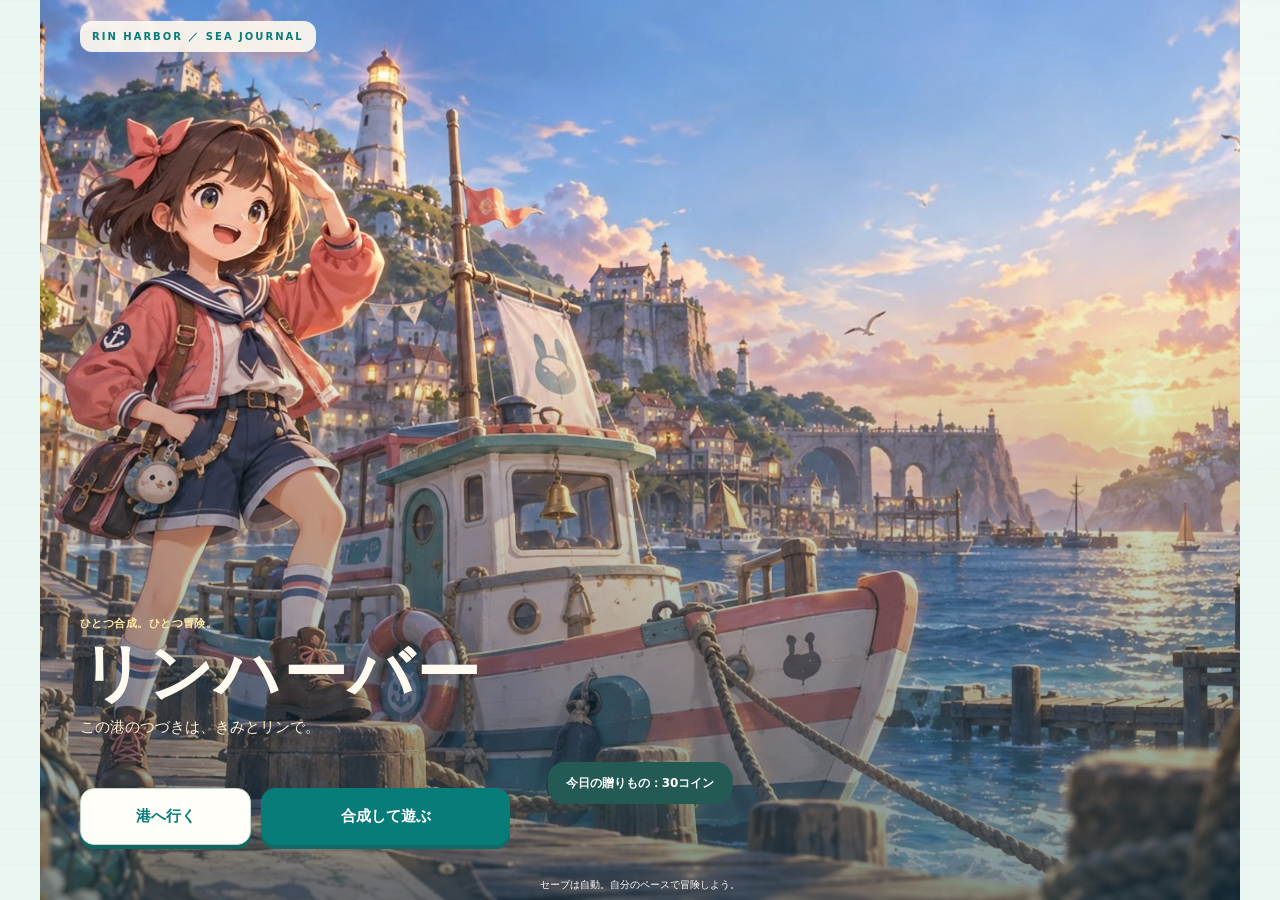
<file: index.html>
<!doctype html>
<html lang="ja">
<head>
<meta charset="utf-8">
<meta name="viewport" content="width=device-width,initial-scale=1,maximum-scale=1,user-scalable=no,viewport-fit=cover">
<meta name="apple-mobile-web-app-capable" content="yes">
<meta name="apple-mobile-web-app-status-bar-style" content="default">
<meta name="format-detection" content="telephone=no">
<meta name="theme-color" content="#eaf6f1">
<title>リンハーバー</title>
<link rel="apple-touch-icon" href="assets/art-v1/icon-180.png">
<link rel="icon" type="image/png" sizes="192x192" href="assets/art-v1/icon-192.png">
<link rel="icon" type="image/png" sizes="512x512" href="assets/art-v1/icon-512.png">
<link rel="manifest" href="manifest.webmanifest">
<link rel="preload" as="image" href="assets/art-hd/hero.webp">
<link rel="stylesheet" href="youth.css?v=board-size1">
<!-- Replaces item-art-levels.js and warehouse.js. Features are integrated before startup. -->
</head>
<body data-view="opening">
<div class="app">
  <section id="screenOpening" class="screen on">
    <div class="openingHero">
      <div id="openingFallback" class="openingFallback"></div>
      <video id="openingVideo" class="openingVideo" muted autoplay loop playsinline preload="metadata" poster="assets/art-hd/hero.webp" aria-hidden="true"><source src="assets/video/title-loop.mp4" type="video/mp4"></video>
      <img id="openingImage" src="assets/art-hd/hero.webp" alt="リンとリン号が待つ夕暮れの港" width="2880" height="1620" fetchpriority="high" decoding="async">
      <div class="openingBadge">RIN HARBOR ／ SEA JOURNAL</div>
      <div class="titleCompass" aria-hidden="true"><svg class="uiIcon" viewBox="0 0 24 24" fill="none" stroke="currentColor"><circle cx="12" cy="12" r="10"/><path d="m16 8-2 6-6 2 2-6Z"/></svg></div><div class="openingCopy">
        <span class="eyebrow">ひとつ合成。ひとつ冒険。</span><b>リンハーバー</b>
        <span class="sub">この港のつづきは、きみとリンで。</span>
      </div>
      <div class="openingButtons">
        <button id="startHome" class="primary">港へ行く</button>
        <button id="startGame" class="good">合成して遊ぶ</button>
      </div>
    </div>
    <div class="card">
      <div class="sub">セーブは自動。自分のペースで冒険しよう。</div>
    </div>
  </section>

  <section id="screenHome" class="screen">
    <header class="card">
      <div class="top homeWelcome">
        <div><span class="eyebrow">おかえり、キャプテン。</span><div class="title">リンの港</div></div>
        <span id="streakBadge" class="streak">🔥 1日</span>
      </div>
      <div class="harborHero">
        <img id="homeShipImage" class="harborHeroImg" alt="リン号">
        <div id="homeShipFallback" class="harborFallback">⛵</div>
        <div class="harborOverlay">
          <div>
            <div class="tiny">次の目標</div><b id="repairTitle">壊れたリン号</b>
            <div id="repairSub" class="tiny">修理を進めよう</div>
            <div class="progress"><i id="repairBar"></i></div>
          </div>
          <button id="repairBtn" class="good">🔧 修理</button>
        </div>
      </div>
      <div id="repairJourney" class="repairJourney" aria-label="修理の進み具合"></div><div id="statsHome" class="stats"></div>
      <div class="harborGuide"><img src="assets/art-v1/icon-180.png" alt="リン" width="48" height="48"><div><small>RIN</small><p id="homeGuide">いっしょに船を直そう！</p></div><button data-go="game" class="primary">合成して遊ぶ</button></div>
    </header>
    <button class="playBanner" data-go="game"><span><small>材料を集めて、船をよみがえらせよう</small><strong>合成して遊ぶ</strong></span><span aria-hidden="true">→</span></button><div class="homeGrid"><button class="menuCard" data-go="warehouse"><span class="menuIcon"><svg viewBox="0 0 24 24" fill="none" stroke="currentColor" stroke-width="1.8" aria-hidden="true"><path d="m3 8 9-5 9 5v12H3ZM3 8h18M8 20v-8h8v8M8 16h8"/></svg></span><b>みなとの倉庫</b><span class="tiny"><span data-warehouse-count>0/12</span> 保管中</span></button>
      <button class="menuCard" data-go="game"><span class="menuIcon"><svg viewBox="0 0 24 24" aria-hidden="true"><rect x="4" y="4" width="6" height="6" rx="1.5"/><rect x="14" y="4" width="6" height="6" rx="1.5"/><rect x="4" y="14" width="6" height="6" rx="1.5"/><path d="M17 14v6M14 17h6"/></svg></span><b>合成ゲーム</b><span class="tiny">ヒント・やり直し対応</span></button>
      <button class="menuCard" data-go="orders"><span class="menuIcon"><svg viewBox="0 0 24 24" aria-hidden="true"><path d="M4 15h16l-2 4H6l-2-4Z"/><path d="M7 15V9h6v6M13 9V5h4v10"/><path d="M2.5 20.5c1.2.7 2.4.7 3.6 0 1.2.7 2.4.7 3.6 0 1.2.7 2.4.7 3.6 0 1.2.7 2.4.7 3.6 0 1.2.7 2.4.7 3.6 0"/></svg></span><b id="homeOrderTitle">注文</b><span id="homeOrderSub" class="tiny">8件あります</span></button>
      <button class="menuCard" data-go="story"><span class="menuIcon"><svg viewBox="0 0 24 24" aria-hidden="true"><path d="M4 5.5A2.5 2.5 0 0 1 6.5 3H12v16H6.5A2.5 2.5 0 0 0 4 21.5v-16Z"/><path d="M20 5.5A2.5 2.5 0 0 0 17.5 3H12v16h5.5A2.5 2.5 0 0 1 20 21.5v-16Z"/></svg></span><b>冒険のきろく</b><span class="tiny">港とリン号を成長</span></button>
      <button class="menuCard" data-go="book"><span class="menuIcon"><svg viewBox="0 0 24 24" aria-hidden="true"><path d="M12 3 4.5 6.5 12 10l7.5-3.5L12 3Z"/><path d="M6 9v5c0 2.2 2.7 4 6 4s6-1.8 6-4V9"/><path d="M20 8v6"/></svg></span><b>お宝コレクション</b><span id="homeBookSub" class="tiny">発見を集めよう</span></button>
    </div>


    <div class="card">
      <div class="top">
        <div><h2>今日のミッション</h2><div id="dailyDate" class="tiny"></div></div>
        <span id="dailyClear" class="pill">3つクリアで⭐3</span>
      </div>
      <div id="dailyList" class="dailyList"></div>
    </div>


  </section>

  <section id="screenGame" class="screen game">
    <div class="gamePage">
      <header class="gameHead">
        <div class="gameHeadRow">
          <div><span class="eyebrow">つくって、届けて、港を育てる</span><div class="gameTitle">合成アトリエ</div></div>
          <div class="gameHeadActions"><button id="autoGame" class="good" aria-label="自動納品の切り替え">自動 ON</button><button id="openWarehouse" aria-label="倉庫を開く"><svg viewBox="0 0 24 24" fill="none" stroke="currentColor" stroke-width="1.8" aria-hidden="true"><path d="m3 8 9-5 9 5v12H3ZM3 8h18M8 20v-8h8v8M8 16h8"/></svg><b>倉庫</b><small data-warehouse-count>0/12</small></button></div>
        </div>
        <div id="miniStats" class="miniStats"></div><div class="xpRail" aria-label="次のレベルまで"><i id="gameXp"></i></div>
      </header>
      <div class="orderStrip"><div class="requestAvatar" aria-hidden="true"><svg class="uiIcon" viewBox="0 0 24 24" fill="none" stroke="currentColor" stroke-width="1.7"><path d="M3 7h18v13H3zM3 7l9 7 9-7M8 4h8"/></svg></div>
        <div>
          <b id="nextOrderTitle">注文チェック中</b>
          <small id="nextOrderSub">同じアイテムを重ねよう</small>
          <div id="nextWants" class="wantMini"></div>
        </div>
        <button id="quickTop" class="primary" disabled>お届け</button>
      </div>
      <div class="boardBox"><div id="board" class="board" role="group" aria-label="合成ボード・6行6列"></div></div>
      <div class="controls">
        <button id="store" class="primary" disabled>預ける</button>
        <button id="hint" class="warn">ヒント</button>
        <button id="undo" disabled>戻す</button>
        <button id="sort">整列</button>
        <button id="sell" class="danger" disabled>売る</button>
        <button id="clear">解除</button>
      </div>
      <div id="msg" class="msg" role="status" aria-live="polite">屋台をタップすると材料がずっと出るよ。</div>
    </div>
  </section>

  <section id="screenOrders" class="screen">
    <header class="card">
      <div class="top">
        <div><span class="eyebrow">材料を届けて、港のみんなを笑顔に</span><div class="title">みんなのお願い</div><div class="sub">そろった注文から納品できます</div></div>
        <button id="quickOrders" class="primary">納品を確認</button>
      </div>
      <div id="statsOrders" class="stats"></div>
    </header>
    <div class="card">
      <h2>注文一覧</h2>
      <div id="orders" class="orders"></div>
    </div>
  </section>

  <section id="screenStory" class="screen">
    <header class="card">
      <div class="top">
        <div><span class="eyebrow">少しずつ広がる、港の物語</span><div class="title">冒険のきろく</div><div class="sub">港の物語とリン号の修理記録</div></div>
        <button data-go="game" class="primary">星を集める</button>
      </div>
      <div id="statsStory" class="stats"></div>
    </header>
    <div class="card">
      <div class="top"><h2>リン号の修理アルバム</h2><button id="openAlbum" class="warn">大きく見る</button></div>
      <div id="albumStrip" class="albumStrip"></div>
    </div>
    <div class="card">
      <h2>港の物語</h2>
      <div id="storyList" class="storyList"></div>
    </div>
  </section>

<section id="screenWarehouse" class="screen">
  <header class="card warehouseHeading">
    <div class="top"><div><span class="eyebrow">あとで使うアイテムを、大切に。</span><div class="title">みなとの倉庫</div></div><button data-go="game" class="primary">ゲームへ</button></div>
    <p class="sub">保管中のアイテムは自動納品に使われません。</p>
    <div class="warehouseStatus"><span>保管数 <strong id="warehouseCount">0 / 12</strong></span><button id="warehouseUndo" disabled>1手戻す</button></div>
    <div class="warehouseMeterTrack"><i id="warehouseMeter"></i></div>
    <p id="warehouseBoardSpace" role="status" class="tiny"></p>
    <details class="warehouseHelp"><summary>使い方・倉庫の大きさ</summary><p>盤面のアイテムを選択 →「預ける」で保管。「取り出す」で1こずつ盤面へ戻します。屋台は預けられません。</p><p>最初は12こ。リン号を1段階修理すると4こ分、プレイヤーレベルが3つ上がるごとに2こ分増えます。取り出した直後の自動納品はしません。</p></details>
  </header>
  <div id="warehouseFilters" class="warehouseFilters" role="group" aria-label="保管アイテムの種類"></div>
  <div id="warehouseList" class="warehouseList"></div>
</section>

  <section id="screenBook" class="screen">
    <header class="card">
      <div class="bookHeader">
        <div><span class="eyebrow">まだ見ぬお宝を、見つけに行こう</span><div class="title">お宝コレクション</div><div id="bookProgressText" class="sub">発見中</div></div>
        <button data-go="game" class="primary">集める</button>
      </div>
      <div id="statsBook" class="stats"></div>
    </header>
    <div class="card">
      <h2>アイテム図鑑</h2><p class="tiny">形とLvを見くらべよう。同じ種類・同じLvの2つが合成できます。</p>
      <div id="bookChains" class="bookChains"></div>
    </div>
    <div class="card">
      <h2>設定・データ</h2><p id="storageStatus" class="tiny">この端末に自動保存しています。</p><p id="offlineStatus" class="tiny">オフラインの準備中…</p><button id="downloadSave">バックアップをファイルに保存</button><p class="tiny">バージョン 2026.09.08 Atelier 4 ・ つくり方ガイド</p>
      <div class="settings">
        <div class="setting"><div><b>自動納品</b><small>完成した注文を自動で届けます</small></div><button id="autoSetting" class="toggle"></button></div>
        <div class="setting"><div><b>物語を自動進行</b><small>星が足りたら次の話を開放します</small></div><button id="autoStorySetting" class="toggle"></button></div>
        <div class="setting"><div><b>効果音</b><small>合成・納品・修理で短い音を鳴らします</small></div><button id="soundSetting" class="toggle"></button></div>
        <div class="setting"><div><b>触覚フィードバック</b><small>対応端末で軽く振動します</small></div><button id="hapticSetting" class="toggle"></button></div>
        <div class="setting"><div><b>セーブをバックアップ</b><small>復元用コードをクリップボードへコピー</small></div><button id="exportSave">📋 コピー</button></div>
        <div class="setting"><div><b>バックアップから復元</b><small>保存したコードを貼り付けて復元</small></div><button id="importSave">📥 復元</button></div>
        <div class="setting"><div><b>最初からやり直す</b><small>この端末のリンハーバーを初期化</small></div><button id="reset" class="danger">初期化</button></div>
      </div>
    </div>
  </section>
</div>

<nav id="nav" class="nav hidden">
  <button data-go="home"><span class="navIcon"><svg viewBox="0 0 24 24" aria-hidden="true"><path d="M3.5 11.2 12 4l8.5 7.2"/><path d="M5.5 10.5V20h13v-9.5"/><path d="M9.5 20v-6h5v6"/></svg></span>ホーム</button>
  <button data-go="game"><span class="navIcon"><svg viewBox="0 0 24 24" aria-hidden="true"><rect x="4" y="4" width="6" height="6" rx="1.5"/><rect x="14" y="4" width="6" height="6" rx="1.5"/><rect x="4" y="14" width="6" height="6" rx="1.5"/><path d="M17 14v6M14 17h6"/></svg></span>ゲーム</button>
  <button data-go="orders"><span class="navIcon"><svg viewBox="0 0 24 24" aria-hidden="true"><path d="M4 15h16l-2 4H6l-2-4Z"/><path d="M7 15V9h6v6M13 9V5h4v10"/><path d="M2.5 20.5c1.2.7 2.4.7 3.6 0 1.2.7 2.4.7 3.6 0 1.2.7 2.4.7 3.6 0 1.2.7 2.4.7 3.6 0 1.2.7 2.4.7 3.6 0"/></svg></span>注文</button>
  <button data-go="warehouse"><span class="navIcon"><svg viewBox="0 0 24 24" fill="none" stroke="currentColor" stroke-width="1.8" aria-hidden="true"><path d="m3 8 9-5 9 5v12H3ZM3 8h18M8 20v-8h8v8M8 16h8"/></svg></span>倉庫</button>
  <button data-go="story"><span class="navIcon"><svg viewBox="0 0 24 24" aria-hidden="true"><path d="M4 5.5A2.5 2.5 0 0 1 6.5 3H12v16H6.5A2.5 2.5 0 0 0 4 21.5v-16Z"/><path d="M20 5.5A2.5 2.5 0 0 0 17.5 3H12v16h5.5A2.5 2.5 0 0 1 20 21.5v-16Z"/></svg></span>物語</button>
  <button data-go="book"><span class="navIcon"><svg viewBox="0 0 24 24" aria-hidden="true"><path d="M12 3 4.5 6.5 12 10l7.5-3.5L12 3Z"/><path d="M6 9v5c0 2.2 2.7 4 6 4s6-1.8 6-4V9"/><path d="M20 8v6"/></svg></span>図鑑</button>
</nav>
<div id="toast" class="toast" role="status" aria-live="polite"></div>
<div id="celebrate" class="celebrate"></div>
<div id="viewer" class="viewer" role="dialog" aria-modal="true" aria-hidden="true" aria-labelledby="viewerTitle">
  <div class="viewerPanel">
    <div class="viewerHead"><b id="viewerTitle">修理アルバム</b><div class="viewerActions"><button id="viewerMovie" class="warn">ムービー</button><button id="viewerClose" class="off">閉じる</button></div></div>
    <img id="viewerImg" class="viewerImg" alt="">
    <div id="viewerText" class="viewerText"></div>
    <div id="viewerThumbs" class="viewerThumbs"></div>
  </div>
</div>

<div id="movieViewer" class="movieViewer" role="dialog" aria-modal="true" aria-hidden="true" aria-labelledby="movieTitle">
  <div class="moviePanel">
    <div class="movieTop"><div><span class="movieKicker">REPAIR MOVIE</span><b id="movieTitle">リン号を修理！</b></div><button id="movieSkip" class="off">スキップ</button></div>
    <video id="repairMovie" class="repairMovie" muted playsinline preload="metadata"></video>
    <div id="movieCaption" class="movieCaption">リン号が少しずつ元気になっていくよ。</div>
  </div>
</div>

<div id="recipeViewer" class="viewer recipeViewer" role="dialog" aria-modal="true" aria-hidden="true" aria-labelledby="recipeTitle" aria-describedby="recipeNeed">
  <div class="recipePanel">
    <div class="recipeHead"><h2 id="recipeTitle">つくり方</h2><button id="recipeClose">閉じる</button></div>
    <div id="recipeBody" class="recipeBody">
      <p id="recipeNeed" class="recipeNeed"></p>
      <div id="recipeFormula" class="recipeFormula" aria-hidden="true"></div>
      <p id="recipeRule"></p><p id="recipeSource" class="recipeSource"></p>
      <ol id="recipeSteps" class="recipeSteps" aria-label="合成の順番"></ol>
      <button id="recipeWarehouse" class="good" hidden>この材料を倉庫で見る</button>
    </div>
    <div class="recipeFoot"><button id="recipeGuide" class="primary">この注文を目標にする</button><button id="recipeAuto" hidden>おまかせに戻す</button></div>
  </div>
</div>

<div id="generatorSecretViewer" class="viewer generatorSecretViewer" role="dialog" aria-modal="true" aria-hidden="true" aria-labelledby="generatorSecretTitle">
  <div class="generatorSecretPanel">
    <div class="viewerHead"><b id="generatorSecretTitle">屋台の裏設定</b><button id="generatorSecretClose" class="off">閉じる</button></div>
    <div class="generatorSecretBody">
      <p class="generatorSecretLead">屋台を5秒長押しすると開く秘密メニューです。</p>
      <section class="generatorBoardSettings" aria-labelledby="generatorBoardLabel">
        <label id="generatorBoardLabel" for="generatorBoardSize">盤面のマス数（すべての屋台で共通）</label>
        <select id="generatorBoardSize" aria-describedby="generatorBoardHelp generatorBoardNote"></select>
        <p id="generatorBoardHelp" class="tiny">標準は6×6の36マス。縮小時は外側のアイテムを空きマスへ移します。入り切らない場合は変更できません。</p>
        <p id="generatorBoardNote" class="tiny" role="status" aria-live="polite"></p>
      </section>
      <b class="generatorOutputLabel">この屋台から出すアイテム</b>
      <div id="generatorSecretOptions" class="generatorSecretOptions"></div>
      <p id="generatorSecretNote" class="tiny"></p>
    </div>
    <div class="generatorSecretActions"><button id="generatorSecretReset">抽選を通常に戻す</button><button id="generatorSecretSave" class="primary">保存</button></div>
  </div>
</div>

<script src="item-art.js?v=guide1"></script>
<script src="game.js?v=board-size1"></script>
<noscript>遊ぶにはJavaScriptを有効にしてください。</noscript>
</body>
</html>
</file>
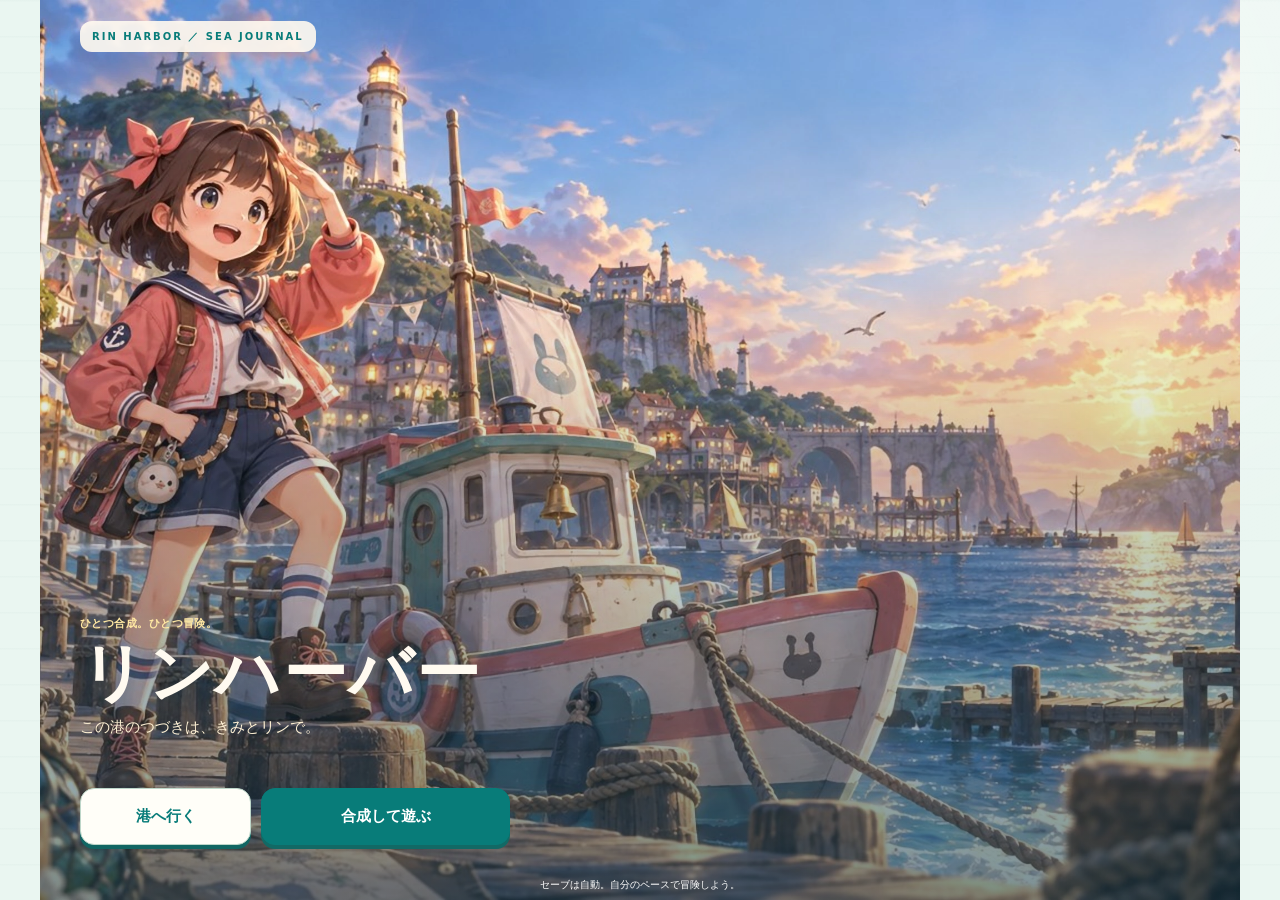
<file: game-core.html>
<!doctype html>
<html lang="ja">
<head>
<meta charset="utf-8">
<meta name="viewport" content="width=device-width,initial-scale=1,viewport-fit=cover">
<title>リンハーバー</title>
<meta http-equiv="refresh" content="0;url=./index.html">
<script>
(function(){
  const target='./index.html'+location.search+location.hash;
  try{
    if(window.top!==window.self){window.top.location.replace(target);return;}
  }catch(_e){}
  location.replace(target);
})();
</script>
</head>
<body><a href="./index.html" target="_top">リンハーバーを開く</a></body>
</html>
</file>
<file: youth.css>
/* RIN HARBOR / SEA JOURNAL — one cohesive UI for ages 10–12. */
/* Order recipes reuse the existing item art; the board keeps its five-row layout. */
#nextWants .recipeChip{display:flex;align-items:center;gap:5px;max-width:100%;min-height:44px;padding:3px 6px;font-size:12px;line-height:1.25;text-align:left;background:#f4f3ea;border:1px solid #d9dece;border-radius:9px;box-shadow:none}
#nextWants .recipeChip>span:first-of-type{overflow:hidden;text-overflow:ellipsis;white-space:nowrap}
#nextWants .recipeChip>span:last-child{color:#496c62;font-weight:800}
#nextWants .recipeChip.ok{background:#dceee3;color:#2a7052}
#nextWants .recipeChip .itemArt{width:26px;height:26px;flex-shrink:0}
.order .recipeWant{width:100%;text-align:left;min-height:54px;margin-top:8px;box-shadow:none;border:1px solid #dce3d2}
.order .recipeWant>span:first-child{min-width:0;overflow-wrap:anywhere}
.order .recipeWant>span:last-child{flex-shrink:0;text-align:right}
.order .recipeWant small{display:block;font-size:12px;color:#416e64}
.order .recipeWant .itemArt{flex-shrink:0}
.recipeViewer{z-index:220}
.recipeViewer .recipePanel{display:grid;grid-template-rows:auto minmax(0,1fr) auto;width:min(100%,600px);max-height:100%;overflow:hidden;background:#fffaf0;border:1px solid #ceded1;border-radius:22px;box-shadow:0 20px 60px #123c4e40}
.recipePanel [hidden]{display:none!important}
.recipeHead{display:flex;align-items:center;justify-content:space-between;gap:10px;padding:14px;border-bottom:1px solid #dce7d7}
.recipeHead h2{font-size:18px;line-height:1.4;margin:0;min-width:0;overflow-wrap:anywhere}
.recipeHead button{min-height:44px;flex-shrink:0;font-size:14px}
.recipeBody{padding:0 16px 16px;overflow:auto;overscroll-behavior:contain;-webkit-overflow-scrolling:touch;font-size:16px;line-height:1.6}
.recipeNeed{font-size:14px;color:#4c7167}
.recipeFormula{display:flex;justify-content:center;align-items:center;gap:10px;padding:12px 8px;background:#e9f3e7;border-radius:16px}
.recipeFormula .itemArt{width:56px;height:56px;min-width:0}
.recipeFormula>span{font-size:20px;color:#628977}
.recipeSource{font-size:14px;color:#476f62;padding:10px 12px;border-left:3px solid #dbb365;background:#f7f0db;border-radius:0 9px 9px 0}
.recipeSteps{padding:0;list-style:none;margin:14px 0}
.recipeStep{display:flex;align-items:center;gap:10px;padding:10px 0;border-bottom:1px dashed #d0ddca}
.recipeStep>.itemArt{width:44px;height:44px;flex-shrink:0}
.recipeStep>div{flex:1;min-width:0}
.recipeStep b{display:block;font-size:14px;overflow-wrap:anywhere}
.recipeStep small{display:block;font-size:12px;color:#547467}
.recipeTimes{font-size:12px;color:#7b6135;flex-shrink:0}
.recipeBody>button{width:100%;min-height:44px;font-size:14px}
.recipeFoot{padding:12px 14px;display:flex;flex-direction:column;gap:8px;border-top:1px solid #dce7d7;background:#fffaf0}
.recipeFoot>button{min-height:44px;font-size:14px}
@media(max-width:360px){.recipeHead h2{font-size:16px}.recipeBody{padding-left:12px;padding-right:12px}.recipeFormula{gap:7px}}
@media(orientation:landscape) and (max-height:540px){.recipeHead{padding:8px 12px}.recipeFoot{padding:8px 12px;flex-direction:row}.recipeFoot>button{flex:1}}
:root{--ink:#234a50;--muted:#58757a;--teal:#087c79;--teal-dark:#126865;--coral:#eb896b;--gold:#e5b862;--cream:#fffaf0;--line:#d6e7df;--pink:#168d8b;--mint:#168d8b;--nav-h:78px;--paper:#fffef9;--shadow:0 8px 24px #286b7110;--piece-size:32px}
*{box-sizing:border-box;-webkit-tap-highlight-color:transparent}html,body{margin:0;height:100%;min-width:280px;overflow:hidden}body{font-family:'Hiragino Maru Gothic ProN','Hiragino Kaku Gothic ProN','Yu Gothic',system-ui,sans-serif;color:var(--ink);background:#eaf6f1;font-size:14px;line-height:1.5;-webkit-user-select:none;user-select:none}body::before{content:'';position:fixed;inset:0;pointer-events:none;background:radial-gradient(circle at 85% 12%,#ffffff80,transparent 35%),repeating-linear-gradient(0deg,transparent 0 34px,#36757206 35px 36px)}button{font:inherit;color:inherit;cursor:pointer;touch-action:manipulation;font-weight:750;border:1px solid var(--line);background:var(--paper);border-radius:14px;padding:10px 14px;min-height:44px;box-shadow:0 3px 0 #d2e3da;transition:transform .14s,background .14s;position:relative}button:active{transform:translateY(2px);box-shadow:0 1px 0 #d2e3da}button:focus-visible{outline:3px solid #dd9640;outline-offset:3px}button:disabled{cursor:default;opacity:.46;box-shadow:none}button svg{pointer-events:none}.primary{background:var(--teal);color:#fff;border-color:#127a78;box-shadow:0 4px 0 #116663}.good{background:#d5eee2;color:#256755;border-color:#a0ceba;box-shadow:0 3px 0 #a9ccbb}.warn{background:#f7deb0;color:#72522d;border-color:#e6c180;box-shadow:0 3px 0 #dec18c}.danger{color:#a74b43;background:#fff2e9;border-color:#ecccc1}.off{color:#658187;background:#edf2ee;box-shadow:none}.ghostBtn{background:transparent;box-shadow:none;border:1px solid #c3ddd2}.uiIcon{width:24px;height:24px;vertical-align:middle;flex:none}.hidden,[hidden]{display:none!important}
.app{position:relative;margin:auto;max-width:940px;height:100vh;height:100dvh;padding:calc(12px + env(safe-area-inset-top,0px)) 14px calc(92px + env(safe-area-inset-bottom,0px))}.screen{display:none;height:100%;overflow:auto;overscroll-behavior:contain;scrollbar-width:none}.screen::-webkit-scrollbar{display:none}.screen.on{display:block}.screen.game{overflow:hidden;touch-action:none}.card{background:var(--paper);border:1px solid var(--line);border-radius:22px;box-shadow:var(--shadow);padding:17px;margin-bottom:15px}.top,.bookHeader{display:flex;align-items:center;justify-content:space-between;gap:12px}.title{font-size:28px;font-weight:850;letter-spacing:.01em;line-height:1.2}.sub{font-size:13px;color:var(--muted);line-height:1.65;margin-top:5px}.tiny{font-size:11px;color:var(--muted);font-weight:600}.eyebrow{display:block;font-size:11px;font-weight:700;letter-spacing:.12em;color:#648b87;margin-bottom:5px}h1,h2,h3,p{margin-top:0}h2{font-size:18px;margin-bottom:13px}b,strong{font-weight:800}.pill,.streak{display:inline-flex;align-items:center;gap:5px;white-space:nowrap;border-radius:10px;padding:6px 9px;background:#fff0cb;color:#876435;font-size:11px;font-weight:750}.progress{height:8px;background:#e5ede4;border-radius:20px;overflow:hidden}.progress i{display:block;height:100%;border-radius:inherit;background:var(--teal);transition:width .3s}.stats{display:grid;grid-template-columns:repeat(5,minmax(0,1fr));gap:6px;margin-top:15px}.stat{text-align:center;min-width:0;padding:6px 2px;background:#f2f7ef;border-radius:10px}.stat small{display:block;font-size:10px;color:#65807d}.stat b{display:flex;align-items:center;justify-content:center;gap:4px;font-size:14px;white-space:nowrap;font-variant-numeric:tabular-nums}.stat .uiIcon{width:17px;height:17px;color:#d49c3c}
/* Title: art and typography have separate space; no muddy full-screen overlay. */
body[data-view='opening'] .app{max-width:1200px;padding:0}.openingHero{position:relative;height:100%;min-height:0;overflow:hidden;background:var(--cream);isolation:isolate}.openingHero>img{position:absolute;left:0;top:143px;width:100%;height:calc(100% - 282px);object-fit:cover;object-position:23% 50%;border-radius:34px 34px 0 0;z-index:0}.openingBadge{position:absolute;top:calc(21px + env(safe-area-inset-top,0px));left:24px;display:flex;align-items:center;gap:7px;font-size:10px;letter-spacing:.2em;font-weight:800;color:var(--teal)}.openingCopy{position:absolute;left:24px;right:20px;top:calc(51px + env(safe-area-inset-top,0px));z-index:2}.openingCopy b{font-size:40px;line-height:1.3;letter-spacing:.025em;color:var(--ink);display:block}.openingCopy .eyebrow{font-size:11px;letter-spacing:.04em;color:#8f7756;margin-bottom:0}.openingCopy .sub{font-size:12px;margin-top:3px;color:#647d76}.openingButtons{position:absolute;left:0;right:0;bottom:0;padding:27px 24px calc(28px + env(safe-area-inset-bottom,0px));display:grid;grid-template-columns:1fr 1.45fr;gap:10px;background:var(--cream);z-index:3}.openingButtons::before{content:'';position:absolute;top:-28px;height:30px;left:0;right:0;background:var(--cream);clip-path:polygon(0 35%,10% 50%,22% 75%,36% 87%,52% 71%,70% 35%,87% 24%,100% 45%,100% 100%,0 100%)}.openingButtons button{height:57px;font-size:15px}.openingButtons #startGame{background:var(--teal);color:#fff;box-shadow:0 4px 0 #126965;border-color:var(--teal)}.openingButtons #startHome{background:#fffef8;color:var(--teal);border-color:#bdd6c9}#screenOpening>.card{position:absolute;bottom:7px;left:0;right:0;background:none;border:0;box-shadow:none;text-align:center;padding:0;margin:0;z-index:4;pointer-events:none}#screenOpening>.card .sub{font-size:10px;color:#8a9078}.openingFallback{position:absolute;inset:143px 0 150px;background:#abd3d0;display:grid;place-items:center;padding:25px;text-align:center}.titleCompass{position:absolute;right:26px;top:40px;transform:rotate(20deg);opacity:.16;color:var(--teal)}.titleCompass .uiIcon{width:82px;height:82px}
/* Harbor: ship postcard + a short route to the next achievement. */
#screenHome>header.card{padding:0;overflow:hidden;border-radius:24px}#screenHome .top.homeWelcome{padding:16px 17px 13px;align-items:center}.homeWelcome .title{font-size:23px}.homeWelcome .eyebrow{font-size:10px;letter-spacing:.07em;color:#78968d}.streak{background:#edf4e6;color:#60774b;border:1px solid #d6e1c8}.harborHero{position:relative}.harborHeroImg{width:100%;height:clamp(170px,26vh,250px);object-fit:cover;object-position:center 43%;display:block}.harborFallback{position:absolute;inset:0 0 100px;background:#b5d8d0;padding:30px;z-index:-1}.harborOverlay{position:relative;padding:16px 17px;display:grid;grid-template-columns:minmax(0,1fr) auto;gap:12px;background:#fffaf0;border-bottom:1px dashed #d5dbc8}.harborOverlay b{font-size:16px}.harborOverlay .tiny{margin:4px 0 9px;font-size:11px}.harborOverlay button{align-self:center;min-width:90px;background:#f6d393;color:#6d4c2c;border:1px solid #e5bc79;box-shadow:0 3px 0 #d4ac71}.harborOverlay .progress{height:6px}#statsHome{padding:0 14px;margin:10px 0}.harborGuide{display:flex;align-items:center;gap:10px;padding:7px 16px 16px}.harborGuide img{width:45px;height:45px;object-fit:cover;border:3px solid #fff0d4;border-radius:15px}.harborGuide div{flex:1;min-width:0}.harborGuide small{color:#bb7258;font-weight:800;font-size:10px}.harborGuide p{font-size:12px;line-height:1.5;margin:3px 0 0;color:#54736f}.harborGuide button{display:none}.playBanner{width:100%;display:flex;align-items:center;justify-content:space-between;text-align:left;margin:0 0 15px;padding:15px 19px;border-radius:20px;background:var(--teal);color:#fff;box-shadow:0 5px 0 #146c66}.playBanner strong{font-size:20px;display:block;letter-spacing:.03em}.playBanner small{font-size:11px;opacity:.9}.playBanner .uiIcon{width:30px;height:30px}.homeGrid{display:grid;grid-template-columns:repeat(3,minmax(0,1fr));gap:10px;margin-bottom:17px}.menuCard{display:flex;flex-direction:column;align-items:center;justify-content:center;text-align:center;gap:5px;padding:13px 4px;min-height:94px;background:#fffaf0;border-color:#e1dfcb;border-radius:17px;box-shadow:0 3px 0 #dedfcf}.menuCard b{font-size:12px}.menuCard .tiny{font-size:10px}.menuIcon{display:grid;place-items:center;width:31px;height:31px;color:var(--teal)}.menuCard:nth-child(2) .menuIcon{color:#c58861}.menuCard:nth-child(3) .menuIcon{color:#8c82ad}.menuCard[data-go='game']{display:none}
.dailyList{display:grid;gap:9px}.mission{padding:12px;border:1px solid #dbe5d9;border-radius:15px;background:#fffef9}.missionRow{display:flex;align-items:center;justify-content:space-between;gap:8px}.missionTitle{display:flex;align-items:center;gap:7px;font-weight:750;font-size:13px}.missionTitle .uiIcon{width:18px;height:18px;color:var(--teal)}.missionReward{font-size:11px;color:#8c6f45;white-space:nowrap}.mission .progress{margin:9px 0 6px;height:5px}.missionFoot{display:flex;align-items:center;justify-content:space-between;font-size:11px;color:#748e7f;gap:10px}.missionFoot button{min-height:36px;padding:5px 13px;font-size:12px}.mission.ready{background:#fffae9;border-color:#e1c997}.mission.ready .progress i{background:#dda64b}
.gamePage{height:100%;display:grid;grid-template-rows:auto auto minmax(0,1fr) auto auto;gap:8px;min-height:0}.gameHead{padding:3px 3px 0;min-width:0}.gameHeadRow{display:flex;align-items:center;justify-content:space-between;gap:8px}.gameTitle{font-size:24px;font-weight:850;line-height:1.2}.gameHead .eyebrow{font-size:10px;margin:0;letter-spacing:.03em}.gameHeadRow button{padding:7px;min-height:40px;min-width:40px}.miniStats{display:flex;gap:7px;align-items:center;margin-top:9px;flex-wrap:nowrap;overflow:hidden}.miniStats span{display:flex;gap:5px;align-items:center;background:#fffdf5;border:1px solid #dfdfcc;padding:3px 9px;border-radius:20px;font-size:12px;white-space:nowrap;font-variant-numeric:tabular-nums}.miniStats .uiIcon{width:16px;height:16px;color:#d6a24b}.miniStats .combo{background:#fff0ca;color:#aa722f}.xpRail{margin:8px 0 0;height:4px;border-radius:8px;background:#d5e8de;overflow:hidden}.xpRail i{height:100%;display:block;background:var(--teal);border-radius:8px;transition:width .3s}.orderStrip{display:grid;grid-template-columns:36px minmax(0,1fr) 70px;gap:9px;align-items:center;background:var(--paper);border:1px solid #d9e2d2;border-left:4px solid #dda978;border-radius:17px;padding:10px 11px;min-width:0}.requestAvatar{display:grid;place-items:center;background:#f4e4cb;color:#ae8260;width:34px;height:40px;border-radius:11px}.orderStrip b{display:block;font-size:12px;overflow:hidden;text-overflow:ellipsis;white-space:nowrap}.orderStrip small{display:block;font-size:10px;color:#8c7f64;margin-top:2px}.orderStrip button{padding:6px;min-height:44px;font-size:12px}.wantMini{display:flex;flex-wrap:wrap;gap:4px;margin-top:5px;max-height:63px;overflow:auto}.wantMini>span{display:flex;align-items:center;gap:4px;font-size:10px;background:#f4f3ea;border-radius:8px;padding:2px 5px;white-space:nowrap}.wantMini .ok{background:#dceee3;color:#2a7052}.wantMini .itemArt{width:22px;height:22px}.boardBox{display:flex;align-items:center;justify-content:center;min-width:0;min-height:0;position:relative}.board{flex-shrink:0;display:grid;grid-template-columns:repeat(var(--board-side,6),minmax(0,1fr));grid-template-rows:repeat(var(--board-side,6),minmax(0,1fr));gap:5px;padding:8px;max-width:100%;border:2px solid #97c5bb;border-radius:23px;background:#bbdcd2;box-shadow:inset 0 2px 0 #e3f1e8,0 6px 0 #8fb7ad,0 12px 24px #357a7517;touch-action:none}.cell{position:relative;min-width:0;min-height:0;border:1px solid #cad7c7;border-bottom-width:3px;border-radius:12px;padding:1px;background:#fffdf2;box-shadow:0 2px 2px #36675b16;display:flex;align-items:center;justify-content:center;overflow:visible;touch-action:none}.cell.empty{background:#a9cec270;border:1px solid #90b9ad65;box-shadow:inset 0 2px 3px #38716009}.cell.gen{background:#ffe7b2;border-color:#dfbe81;box-shadow:inset 0 1px #fffbdf,0 2px 0 #b9945a}.cell.sel{border:2px solid #e4a148;box-shadow:0 0 0 3px #ffd68585}.cell.dropTarget{border-color:#198e77;box-shadow:0 0 0 3px #4dae9480;background:#ebffeb}.cell.dragSource{opacity:.35}.cell.hint{animation:hintPulse .7s ease-in-out infinite alternate;border-color:#c99943;box-shadow:0 0 0 2px #e9b855}.em{display:grid;place-items:center;width:100%;height:100%;line-height:1}.itemArt{display:block;width:100%;height:100%;max-width:65px;max-height:65px;overflow:visible;pointer-events:none}.cell .itemArt{width:90%;height:90%}.nm{display:none}.lv,.tap{position:absolute;pointer-events:none;font-size:8px;line-height:1.25;font-weight:800;border-radius:5px;padding:1px 3px}.lv{right:1px;bottom:1px;color:#527770;background:#edf4e4e0}.tap{left:1px;bottom:1px;letter-spacing:.04em;color:#967041;background:#fff2d7}.controls{display:grid;grid-template-columns:repeat(6,minmax(0,1fr));gap:5px;min-width:0;padding-top:2px}.controls button{font-size:11px;min-height:43px;padding:6px 0;border-radius:11px;min-width:0;white-space:nowrap;overflow:hidden;text-overflow:ellipsis}.controls .danger{background:#fffaf0;color:#9c7062}.msg{display:flex;align-items:center;min-height:34px;height:34px;font-size:11px;line-height:1.4;padding:4px 6px;color:#5c7972;overflow:hidden}.dragGhost{position:fixed;top:0;left:0;z-index:100;width:58px;height:58px;border-radius:14px;border:2px solid #e8bd73;box-shadow:0 12px 23px #29544735;background:#fffdf4;pointer-events:none;display:grid;place-items:center;padding:3px}
.orders{display:grid;gap:13px}.order{padding:15px;background:#fffdf5;border:1px solid #dcdac8;border-radius:18px;box-shadow:0 4px 0 #e5e5d7;position:relative}.ot{display:flex;justify-content:space-between;gap:8px;align-items:center;font-size:13px;font-weight:800}.order .ot{flex-wrap:wrap;padding-bottom:9px;border-bottom:1px dashed #d6daca}.order .ot>span:last-child{font-size:12px;color:#9a7745}.want{display:flex;align-items:center;justify-content:space-between;gap:8px;margin-top:8px;background:#f5f4e9;border-radius:12px;padding:7px 9px;font-size:13px}.want>span:first-child{display:flex;align-items:center;gap:8px}.want .itemArt{width:32px;height:32px}.want.ok{background:#e4f1e7;color:#377154}.order>button{margin-top:12px;width:100%}.order.ready{background:#f6fcf1;border-color:#85b995}.storyList{display:grid;gap:0;padding-left:4px}.storyCard{border-left:2px dashed #bdd4c4;padding:6px 0 23px 19px;position:relative;margin-left:10px}.storyCard::before{content:'';position:absolute;width:13px;height:13px;left:-8px;top:8px;border:3px solid #fffaf0;border-radius:50%;background:#229383;box-shadow:0 0 0 1px #83bb9d}.storyCard.locked::before{background:#bed2bd}.storyCard .ot{font-size:13px;margin-bottom:6px}.storyCard>div:nth-child(2){font-size:12px;line-height:1.7;color:#6b8276}.storyCard .ot>span:last-child{font-size:11px;white-space:nowrap;color:#987749}.storyMeta{display:flex;gap:7px;margin-top:9px}.storyMeta .pill{font-size:10px;padding:3px 7px}.storyCard>button{font-size:12px;margin-top:10px}.albumStrip{display:grid;grid-template-columns:repeat(3,minmax(0,1fr));gap:10px}.albumThumb{padding:5px 5px 8px;background:#fffef6;border:1px solid #d8dcc9;border-radius:13px;overflow:hidden;transform:rotate(-1deg)}.albumThumb:nth-child(even){transform:rotate(1deg)}.albumThumb img{display:block;width:100%;aspect-ratio:4/3;object-fit:cover;border-radius:8px}.albumThumb span{display:block;font-size:10px;margin-top:5px;overflow:hidden;text-overflow:ellipsis;white-space:nowrap}.bookChains{display:grid;gap:17px}.chain{padding:13px;border:1px solid #dee4d3;background:#fbfcf2;border-radius:18px}.chainHead{display:flex;align-items:center;justify-content:space-between;font-size:14px;font-weight:800;margin-bottom:12px}.chainHead>span:last-child{background:#e5eedc;border-radius:8px;padding:3px 7px;font-size:11px;color:#5f7f5c}.chainGrid{display:grid;grid-template-columns:repeat(5,minmax(0,1fr));gap:7px}.bookItem{min-width:0;padding:7px 2px;display:flex;flex-direction:column;align-items:center;gap:4px;background:#fffef8;border:1px solid #e1e4d4;border-radius:12px}.bookEmoji{height:43px;width:43px;display:grid;place-items:center;color:#b3c3b4}.bookName{font-size:9px;line-height:1.4;text-align:center;overflow-wrap:anywhere}.bookLv{font-size:9px;color:#8b9b86;margin-top:auto}.bookItem.locked{background:#edf2e6;color:#8c9b88}.settings{display:grid;gap:9px;margin-top:14px}.setting{display:flex;align-items:center;justify-content:space-between;gap:12px;padding:12px 0;border-bottom:1px solid #e8e9da}.setting b{font-size:13px;display:block}.setting small{display:block;font-size:11px;color:#708274}.setting button{font-size:12px;min-width:70px;flex-shrink:0}.toggle{min-width:75px}.bookHeader{margin-bottom:12px}#downloadSave{font-size:12px}.nav{position:fixed;left:12px;right:12px;bottom:calc(10px + env(safe-area-inset-bottom,0px));height:69px;margin:auto;max-width:910px;display:grid;grid-template-columns:repeat(5,minmax(0,1fr));gap:3px;background:#fffdf5ed;border:1px solid #c4d6c5;border-radius:22px;padding:5px;box-shadow:0 7px 25px #39705c16;z-index:30;backdrop-filter:blur(12px)}.nav.hidden{display:none}.nav button{border:0;background:transparent;box-shadow:none;border-radius:17px;font-size:10px;padding:5px 2px;display:flex;flex-direction:column;align-items:center;justify-content:center;gap:3px;min-height:0;color:#78928a}.nav button.active{background:#dbece1;color:#126e67}.nav button[data-go='game'].active{background:var(--teal);color:white}.navIcon{height:24px;display:grid;place-items:center}.navIcon svg{width:23px;height:23px;fill:none;stroke:currentColor;stroke-width:1.8;stroke-linecap:round;stroke-linejoin:round}.nav button.active::after{content:'';position:absolute;bottom:3px;width:4px;height:4px;border-radius:50%;background:currentColor}
.toast{position:fixed;left:50%;bottom:calc(96px + env(safe-area-inset-bottom,0px));transform:translate(-50%,15px);background:#245a54;color:white;font-size:12px;font-weight:750;padding:12px 18px;max-width:92vw;text-align:center;border-radius:17px;z-index:350;pointer-events:none;opacity:0;transition:opacity .18s,transform .18s;box-shadow:0 8px 30px #386f6330}.toast.on{opacity:1;transform:translate(-50%,0)}.celebrate{position:fixed;inset:0;overflow:hidden;pointer-events:none;z-index:300}.confetti{position:absolute;top:-35px;font-size:23px;color:#edb552;animation:fall 1.15s ease-in forwards}.confetti:nth-child(3n){color:#63bca8}.confetti:nth-child(3n+1){color:#ec9980}.viewer{display:none;position:fixed;inset:0;z-index:200;align-items:center;justify-content:center;padding:calc(12px + env(safe-area-inset-top,0px)) 12px calc(12px + env(safe-area-inset-bottom,0px));background:#254f4bd6;backdrop-filter:blur(8px)}.viewer.on{display:flex}.viewerPanel{width:min(100%,1000px);max-height:100%;overflow:auto;border-radius:23px;background:var(--cream);padding:14px;box-shadow:0 20px 70px #103f5040}.viewerHead{display:flex;align-items:center;justify-content:space-between;gap:10px;margin-bottom:11px}.viewerHead b{font-size:17px}.viewerHead button{min-height:42px;font-size:12px}.viewerImg{display:block;width:100%;max-height:64vh;aspect-ratio:4/3;object-fit:contain;background:#e4eddf;border-radius:13px}.viewerText{font-size:13px;color:#5a746b;margin:12px 0;line-height:1.6}.viewerThumbs{display:grid;grid-template-columns:repeat(3,minmax(0,1fr));gap:8px}.viewerThumb{padding:5px;min-width:0;border-radius:10px}.viewerThumb img{display:block;width:100%;aspect-ratio:4/3;object-fit:cover;border-radius:6px}.viewerThumb div{font-size:10px;padding:5px 0}.merge-hit{animation:mergeHit .35s ease-out}.hdLabel{display:inline-flex;gap:5px;align-items:center;font-size:10px;color:#728e7b;margin-top:4px}
@keyframes fall{to{transform:translate(var(--x),110vh) rotate(280deg);opacity:0}}@keyframes hintPulse{to{transform:scale(1.045)}}@keyframes mergeHit{0%{transform:scale(.65)}55%{transform:scale(1.13)}100%{transform:scale(1)}}
@media(max-width:360px){.app{padding-left:9px;padding-right:9px}.card{padding:13px}.openingCopy b{font-size:35px}.title{font-size:24px}.gameTitle{font-size:21px}.gamePage{gap:5px}.gameHead .eyebrow{display:none}.miniStats{margin-top:5px}.xpRail{margin-top:5px}.orderStrip{padding:7px 8px;grid-template-columns:minmax(0,1fr) 66px}.requestAvatar{display:none}.wantMini{max-height:44px}.controls{gap:3px}.controls button{font-size:10px;min-height:37px}.msg{height:30px;min-height:30px;font-size:10px}.chainGrid{gap:4px}.bookEmoji{width:35px;height:35px}.stat b{font-size:12px}.stat .uiIcon{width:14px}}
@media(min-width:700px){.app{padding-top:18px;padding-left:24px;padding-right:24px}.openingHero>img{top:0;height:100%;object-position:center;border-radius:0}.openingHero::after{content:'';position:absolute;inset:0;background:linear-gradient(0deg,#173d5090,transparent 70%);z-index:1;pointer-events:none}.openingCopy{top:auto;bottom:160px;left:40px}.openingCopy b{font-size:64px;color:#fffaf0;text-shadow:0 3px 20px #24556155}.openingCopy .eyebrow{color:#ffe8a3}.openingCopy .sub{color:#fff2d6;font-size:15px}.openingBadge{background:#fffaf0e8;padding:8px 12px;border-radius:12px;left:40px}.openingButtons{left:40px;right:auto;width:430px;bottom:55px;background:transparent;padding:0}.openingButtons::before{display:none}#screenOpening>.card .sub{color:white}.titleCompass{display:none}.harborHeroImg{height:350px}.homeGrid{gap:12px}.menuCard{min-height:105px}.menuCard b{font-size:14px}.gameHead{padding:0 12px}.gamePage{max-width:720px;margin:auto}.orderStrip{grid-template-columns:40px 1fr 100px}.orderStrip b{font-size:14px}.wantMini span{font-size:12px}.controls button{font-size:13px}.msg{font-size:12px}.orders{grid-template-columns:repeat(2,minmax(0,1fr))}.bookEmoji{width:60px;height:60px}.bookName{font-size:12px}.nav button{font-size:11px}}
@media(max-height:670px) and (orientation:portrait){.app{padding-top:calc(7px + env(safe-area-inset-top,0px));padding-bottom:calc(81px + env(safe-area-inset-bottom,0px))}.nav{height:64px;bottom:7px}.gamePage{gap:5px}.gameHead .eyebrow{display:none}.gameHeadRow{height:34px}.gameHeadRow button{min-height:33px}.gameTitle{font-size:21px}.miniStats{margin-top:5px}.miniStats span{font-size:11px}.xpRail{margin-top:4px}.orderStrip{padding:7px 8px}.controls button{min-height:37px}.msg{height:28px;min-height:28px}.openingHero>img{top:127px;height:calc(100% - 249px)}.openingCopy b{font-size:35px}.openingCopy{top:43px}.openingBadge{top:15px}.openingButtons{padding:21px 20px 25px}.openingButtons button{height:50px}}
@media(orientation:landscape) and (max-height:540px){.app{padding:7px 89px 7px 10px}.nav{left:auto;right:7px;top:8px;bottom:8px;width:71px;height:auto;grid-template-columns:1fr;grid-template-rows:repeat(5,1fr);padding:4px;border-radius:17px}.gamePage{max-width:none;grid-template-columns:minmax(210px,1.15fr) minmax(235px,1fr);grid-template-rows:auto minmax(0,1fr) auto auto;gap:7px}.gameHead{grid-column:2;grid-row:1}.boardBox{grid-column:1;grid-row:1/5}.orderStrip{grid-column:2;grid-row:2;align-self:center;grid-template-columns:minmax(0,1fr) 68px}.requestAvatar{display:none}.controls{grid-column:2;grid-row:3}.msg{grid-column:2;grid-row:4}.gameTitle{font-size:19px}.controls button{font-size:10px;min-height:36px}.openingHero>img{top:0;height:100%;border-radius:0;object-position:center}.openingHero::after{content:'';position:absolute;inset:0;background:linear-gradient(0deg,#133747c9,transparent 70%);z-index:1;pointer-events:none}.openingCopy{top:auto;bottom:98px;left:25px}.openingCopy b{font-size:36px;color:#fff8e8}.openingCopy .eyebrow{color:#ffe1a5}.openingCopy .sub{color:white}.openingButtons{left:25px;right:auto;width:330px;background:none;bottom:27px;padding:0}.openingButtons::before{display:none}.openingButtons button{height:45px}.openingBadge{top:15px;background:#fff7e8;padding:5px 9px;border-radius:8px}.titleCompass{display:none}#screenOpening>.card .sub{color:white}.viewerImg{max-height:51vh}.viewerThumbs{grid-template-columns:repeat(6,1fr)}}
@media(prefers-reduced-motion:reduce){*,*::before,*::after{animation:none!important;transition:none!important;scroll-behavior:auto!important}}
.repairJourney{display:flex;gap:0;align-items:center;justify-content:space-between;padding:12px 32px 0}.repairJourney span{display:grid;place-items:center;width:23px;height:23px;font-size:11px;font-weight:800;border-radius:50%;background:#edf2e6;color:#92a083;border:1px solid #d9e2cb;position:relative}.repairJourney span:not(:last-child)::after{content:'';position:absolute;left:23px;top:10px;width:calc((min(100vw,940px) - 130px)/5);border-top:1px dashed #becdb5;z-index:0}.repairJourney .complete{background:#23917d;color:white;border-color:#23917d}.repairJourney .current{background:#ffdf9e;border-color:#d4ab5c;color:#826039;box-shadow:0 0 0 3px #fff1d4}
@media(max-height:710px) and (orientation:portrait){#screenHome>header.card .harborGuide{display:none}.harborOverlay{padding:12px 15px}.homeWelcome .title{font-size:22px}.playBanner{padding:12px 16px}}

.menuIcon svg{width:28px;height:28px;fill:none;stroke:currentColor;stroke-width:1.8;stroke-linecap:round;stroke-linejoin:round}

/* First-class inventory: reachable without a service worker or dynamic injection. */
.homeGrid{grid-template-columns:repeat(2,minmax(0,1fr))}
.nav{grid-template-columns:repeat(6,minmax(0,1fr))}
.gameHeadActions{display:flex;align-items:center;gap:6px;flex-shrink:0}
.gameHeadActions #autoGame{min-width:0;font-size:10px;padding:5px 7px;min-height:42px}
#openWarehouse{display:grid;grid-template-columns:23px auto;column-gap:5px;align-items:center;padding:5px 10px;min-height:44px;background:#fff1cd;border-color:#dcbe82;color:#624c29}
#openWarehouse svg{grid-row:1/3;width:21px;height:21px}
#openWarehouse b{font-size:12px;line-height:1.2}#openWarehouse small{font-size:10px;line-height:1.2;font-variant-numeric:tabular-nums}
#store{background:#087c79;color:white;border-color:#126865;box-shadow:0 3px 0 #126865}
#store:disabled{background:#d3e3dc;color:#526e66;opacity:1;box-shadow:none;border-color:#bccfc5}
.cell .itemArt{width:88%;height:88%;margin-bottom:4px}
.lv{font-size:9px;color:#234e4e;background:#fffdf2;bottom:0;right:1px;padding:1px 3px;box-shadow:0 0 0 1px #e0e7d9}
.cell.matchable{outline:2px dashed #219884;outline-offset:1px;background:#f4fff4}
.warehouseHeading .title{font-size:26px}.warehouseHeading .top>div{min-width:0}.warehouseHeading .top>button{white-space:nowrap;flex:none}
.warehouseHeading .sub{margin-bottom:10px}.warehouseStatus{display:flex;align-items:center;justify-content:space-between;gap:10px;font-size:12px}
.warehouseStatus strong{font-size:20px;color:#246f63;margin-left:5px;font-variant-numeric:tabular-nums}
#warehouseUndo{font-size:11px;min-height:40px;padding:6px 10px}
.warehouseMeterTrack{height:8px;border-radius:12px;overflow:hidden;background:#dce9df;margin:10px 0}
.warehouseMeterTrack i{display:block;height:100%;background:#479880;transition:width .15s}
.warehouseHelp{font-size:12px;color:#59766c;margin-top:10px}.warehouseHelp summary{cursor:pointer;min-height:32px;line-height:32px}.warehouseHelp p{margin:8px 0;line-height:1.65}
.warehouseFilters{display:flex;gap:7px;overflow:auto;padding:0 1px 10px;margin-bottom:6px;scrollbar-width:thin}
.warehouseFilters button{flex:none;white-space:nowrap;min-height:40px;font-size:11px;padding:6px 10px;border-radius:12px;box-shadow:none}
.warehouseFilters button.active{background:#087c79;color:white;border-color:#087c79}
.warehouseList{display:grid;gap:10px;padding:0 0 12px}.warehouseItem{display:flex;align-items:center;gap:10px;background:#fffef9;border:1px solid #d4e2d8;border-radius:17px;padding:12px}
.warehouseArt{flex:none;width:59px;height:59px;display:grid;place-items:center;background:#eef4e7;border-radius:13px}.warehouseArt .itemArt{width:54px;height:54px}
.warehouseInfo{min-width:0;flex:1}.warehouseInfo small{display:block;font-size:10px;color:#5d7970}.warehouseInfo b{display:block;font-size:14px;line-height:1.5;overflow-wrap:anywhere}.warehouseInfo>span{font-size:11px;color:#8b663c}
.warehouseItem>button{flex:none;font-size:12px;padding:8px 11px;min-height:44px}
.warehouseEmpty{text-align:center;padding:26px 14px;border:1px dashed #b9cdbb;background:#fffcf1;border-radius:18px}.warehouseEmpty>.uiIcon{width:50px;height:50px;color:#80a78f;margin-bottom:10px}.warehouseEmpty h3{font-size:17px;margin:4px}.warehouseEmpty p{color:#657b70;line-height:1.75;font-size:12px}
@media(min-width:700px){.homeGrid{grid-template-columns:repeat(4,minmax(0,1fr))}.warehouseList{grid-template-columns:repeat(2,minmax(0,1fr))}.warehouseEmpty{grid-column:1/-1}}
@media(max-width:360px){.gameTitle{font-size:20px}.gameHeadActions{gap:4px}.gameHeadActions #autoGame{padding:3px 5px;min-height:36px;font-size:9px}#openWarehouse{padding:3px 6px;min-height:38px;grid-template-columns:19px auto}#openWarehouse svg{width:18px}.warehouseHeading .title{font-size:22px}.warehouseItem{padding:10px;gap:8px}.warehouseArt{width:48px;height:48px}.warehouseArt .itemArt{width:45px;height:45px}.warehouseInfo b{font-size:12px}.warehouseItem>button{padding:7px 8px;font-size:11px}}
@media(orientation:landscape) and (max-height:540px){.nav{grid-template-columns:1fr;grid-template-rows:repeat(6,1fr)}.gameHead .eyebrow{display:none}.gameTitle{font-size:19px}.gameHeadActions{gap:4px}.gameHeadActions #autoGame{min-height:35px;font-size:9px}#openWarehouse{min-height:36px;padding:3px 6px}.warehouseList{grid-template-columns:repeat(2,minmax(0,1fr))}.warehouseInfo b{font-size:12px}}


/* Video rewards */
.openingVideo{position:absolute;left:0;top:143px;width:100%;height:calc(100% - 282px);object-fit:cover;object-position:23% 50%;border-radius:34px 34px 0 0;z-index:.5;background:#b5d8d0}.openingHero>img{z-index:0}.viewerActions{display:flex;gap:7px;align-items:center}.movieViewer{display:none;position:fixed;inset:0;z-index:260;align-items:center;justify-content:center;padding:calc(12px + env(safe-area-inset-top,0px)) 12px calc(12px + env(safe-area-inset-bottom,0px));background:#183d3adf;backdrop-filter:blur(10px)}.movieViewer.on{display:flex}.moviePanel{width:min(100%,820px);overflow:hidden;border-radius:24px;background:#fffaf0;border:1px solid #d5e5db;box-shadow:0 24px 80px #08292570}.movieTop{display:flex;align-items:center;justify-content:space-between;gap:12px;padding:13px 14px 10px}.movieTop>div{min-width:0}.movieTop b{display:block;font-size:18px}.movieKicker{display:block;font-size:9px;font-weight:900;letter-spacing:.16em;color:#b17748;margin-bottom:2px}.movieTop button{min-height:38px;padding:6px 12px;font-size:11px}.repairMovie{display:block;width:100%;aspect-ratio:4/3;object-fit:cover;background:#cddfd8}.movieCaption{padding:12px 15px 15px;font-size:13px;line-height:1.65;color:#54736f;font-weight:700}.viewerActions #viewerMovie{min-height:42px;font-size:12px}@media(min-width:700px){.openingVideo{top:0;height:100%;object-position:center;border-radius:0}.movieTop{padding:16px 18px 12px}.movieTop b{font-size:22px}.movieCaption{font-size:14px;padding:14px 18px 18px}}@media(max-height:670px) and (orientation:portrait){.openingVideo{top:127px;height:calc(100% - 249px)}}@media(orientation:landscape) and (max-height:540px){.openingVideo{top:0;height:100%;border-radius:0;object-position:center}.moviePanel{width:min(760px,88vw)}.repairMovie{max-height:68vh;aspect-ratio:auto;object-fit:contain}}@media(prefers-reduced-motion:reduce){.openingVideo{display:none!important}}


/* Atelier order rail: all 8 requests stay visible by horizontal swipe. */
.orderStrip>div:nth-child(2){min-width:0}
#nextWants.wantMini{
  width:100%;
  max-width:100%;
  min-width:0;
  display:flex;
  flex-wrap:nowrap;
  gap:7px;
  max-height:none;
  overflow-x:auto;
  overflow-y:hidden;
  padding:2px 2px 5px;
  scroll-snap-type:x proximity;
  overscroll-behavior-x:contain;
  -webkit-overflow-scrolling:touch;
  touch-action:pan-x;
  scrollbar-width:thin;
}
.gameOrderMini{
  flex:0 0 178px;
  min-width:178px;
  min-height:58px;
  padding:5px 6px;
  scroll-snap-align:start;
  border:1px solid #d9dece;
  border-radius:11px;
  background:#f8f6eb;
  box-shadow:0 1px 0 #e2e2d4;
}
.gameOrderMini.ready{background:#e5f2e8;border-color:#86ba98}
.gameOrderMini.focus{box-shadow:0 0 0 2px #e6bd7280}
.gameOrderMini.target{border-color:#c99243;box-shadow:0 0 0 2px #f0d18a}
.gameOrderMiniHead{display:flex;align-items:center;justify-content:space-between;gap:5px;margin-bottom:3px}
.gameOrderMiniHead b{min-width:0;font-size:10px;overflow:hidden;text-overflow:ellipsis;white-space:nowrap}
.gameOrderMiniHead small{flex:none;margin:0;font-size:9px;white-space:nowrap;color:#8a704b}
.gameOrderMiniNeeds{display:flex;gap:4px;min-width:0}
#nextWants .gameOrderMini .recipeChip{
  flex:1 1 0;
  min-width:0;
  min-height:32px;
  padding:2px 4px;
  gap:3px;
  border-radius:7px;
}
#nextWants .gameOrderMini .recipeChip .itemArt{width:21px;height:21px}
#nextWants .gameOrderMini .recipeChip>span:first-of-type{min-width:0;font-size:9px;overflow:hidden;text-overflow:ellipsis;white-space:nowrap}
#nextWants .gameOrderMini .recipeChip>span:last-child{display:none}
@media(max-width:360px){
  #nextWants.wantMini{max-height:none}
  .gameOrderMini{flex-basis:156px;min-width:156px}
  .gameOrderMiniHead b{font-size:9px}
}
@media(orientation:landscape) and (max-height:540px){
  .gameOrderMini{flex-basis:160px;min-width:160px}
}

/* Secret generator picker: intentionally undiscoverable except by a 5-second generator hold. */
.generatorSecretViewer{z-index:280}
.generatorSecretPanel{width:min(100%,480px);max-height:100%;overflow:auto;border-radius:23px;background:var(--cream);padding:16px;box-shadow:0 20px 70px #103f5040}
.generatorSecretLead{font-size:13px;color:var(--muted);line-height:1.65}
.generatorSecretOptions{display:grid;gap:9px;margin:12px 0}
.generatorSecretOption{display:block}
.generatorSecretOption input{position:absolute;opacity:0;pointer-events:none}
.generatorSecretOption>span{display:flex;align-items:center;gap:11px;min-height:58px;padding:8px 12px;border:2px solid #d6e7df;border-radius:14px;background:#fffef9}
.generatorSecretOption input:checked+span{border-color:#168d8b;background:#e4f3eb;box-shadow:0 0 0 2px #168d8b22}
.generatorSecretOption input:checked+span::after{content:'✓';margin-left:auto;font-size:20px;color:#087c79;font-weight:900}
.generatorSecretOption .itemArt{width:42px;height:42px;flex:none}
.generatorSecretActions{display:grid;grid-template-columns:1fr 1fr;gap:8px;margin-top:12px}

/* Board size shares the five-second secret menu. Keep its actions in view. */
.generatorSecretPanel{display:flex;flex-direction:column;overflow:hidden}
.generatorSecretPanel>.viewerHead,.generatorSecretActions{flex-shrink:0}
.generatorSecretBody{min-height:0;overflow:auto;overscroll-behavior:contain;-webkit-overflow-scrolling:touch;padding:2px}
.generatorBoardSettings{padding:12px;margin-bottom:14px;border:1px solid var(--line);border-radius:14px;background:#f0f5e9}
.generatorBoardSettings label,.generatorOutputLabel{display:block;font-size:13px;font-weight:800;margin-bottom:8px}
.generatorBoardSettings select{width:100%;min-height:44px;font:inherit;font-size:16px;color:var(--ink);background:var(--paper);border:1px solid #abcbbb;border-radius:10px;padding:8px;touch-action:manipulation}
.generatorBoardSettings .tiny{margin:8px 0 0;line-height:1.6}
.generatorSecretActions button{min-height:44px;font-size:12px}
.generatorSecretOption input:focus-visible+span{outline:3px solid #dd9640;outline-offset:2px}
.board[data-side="7"],.board[data-side="8"]{gap:3px;padding:5px}
.board[data-side="7"] .cell,.board[data-side="8"] .cell{border-radius:7px}
.generatorSecretPanel>.viewerHead button{min-height:44px;flex-shrink:0}
</file>
